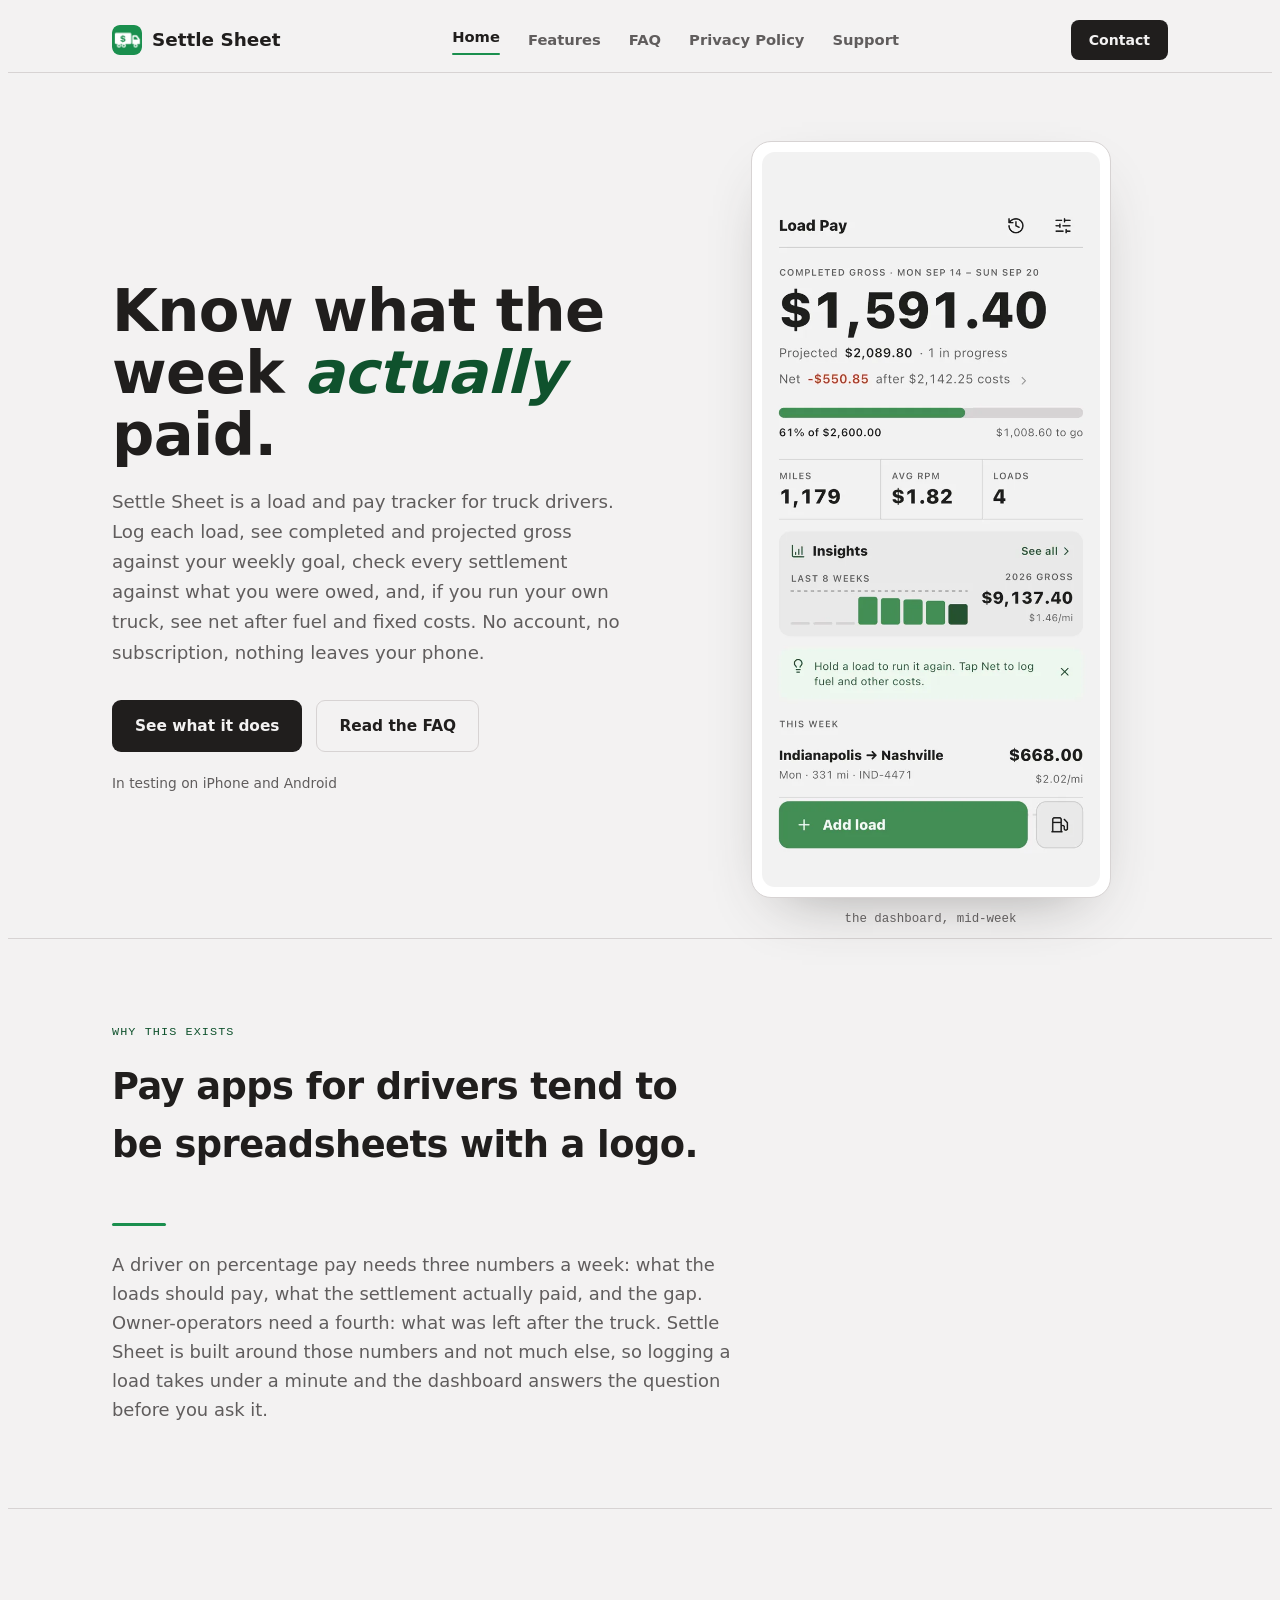
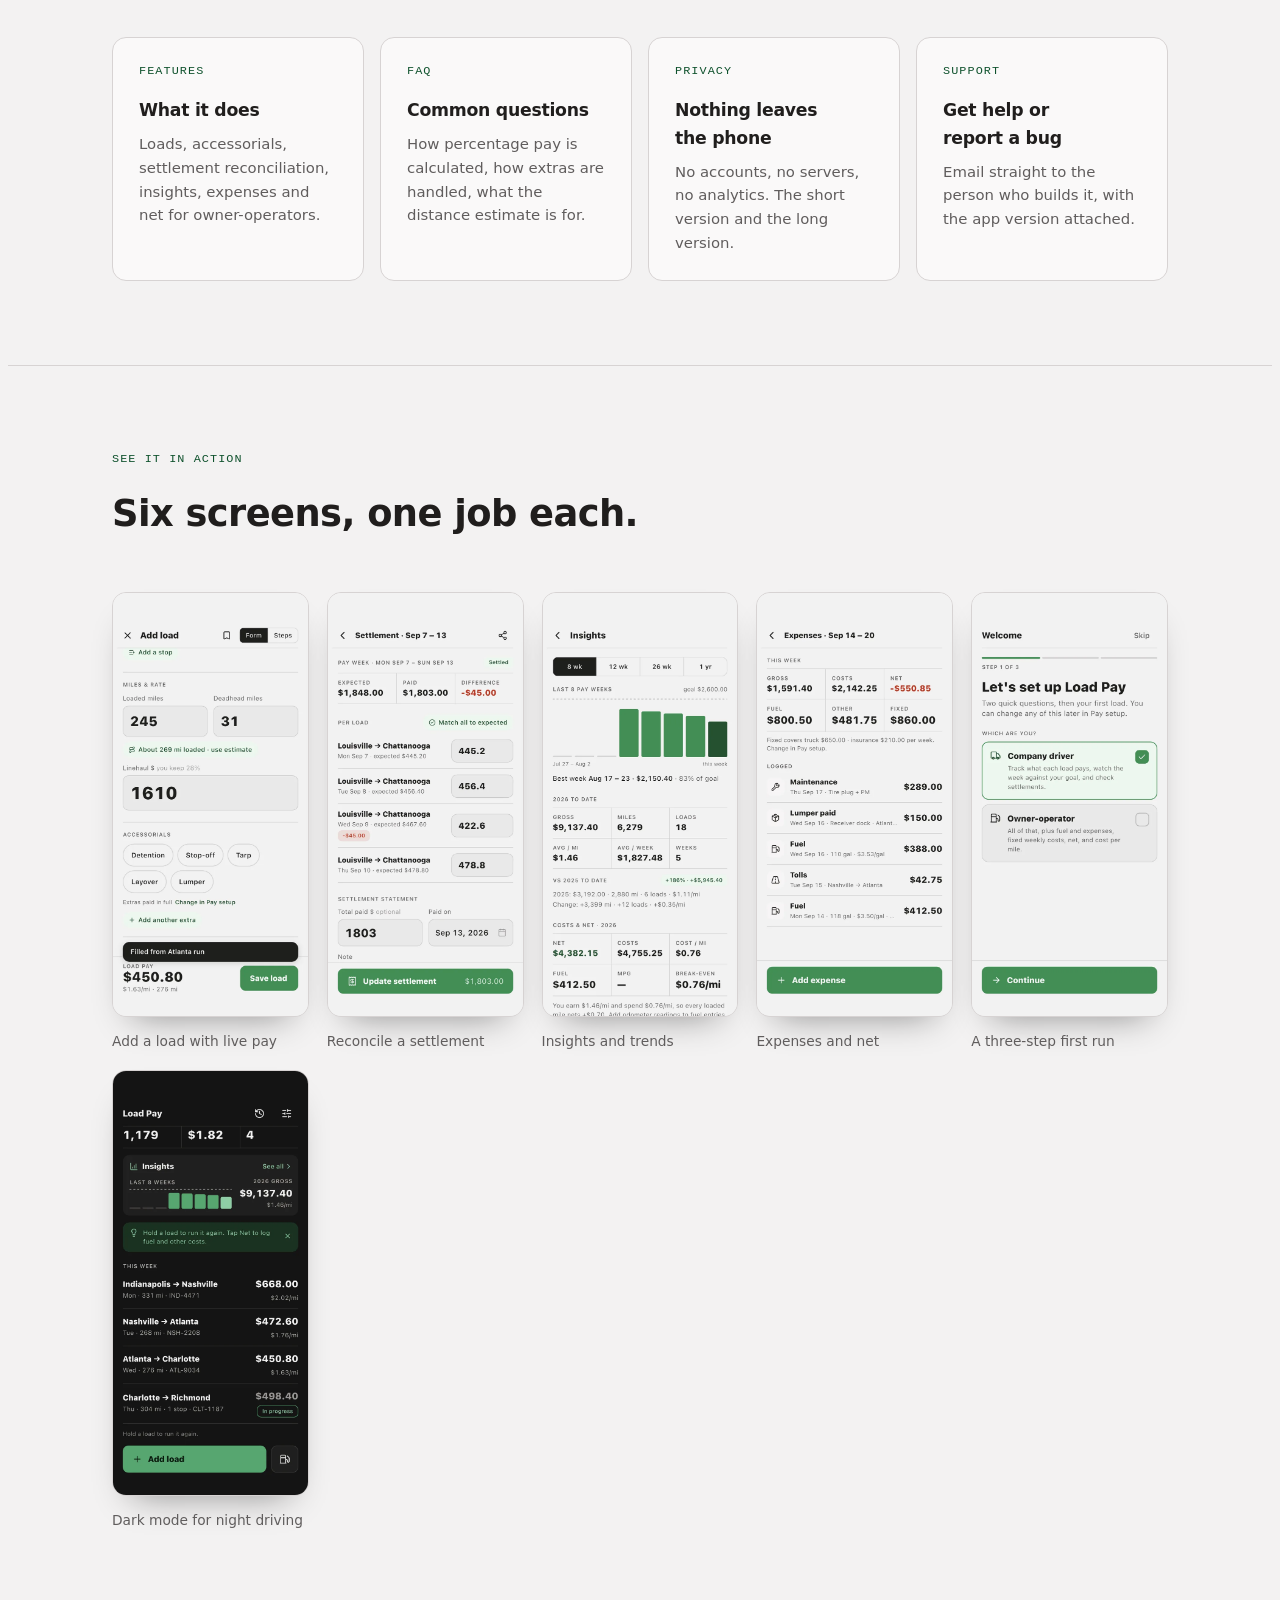
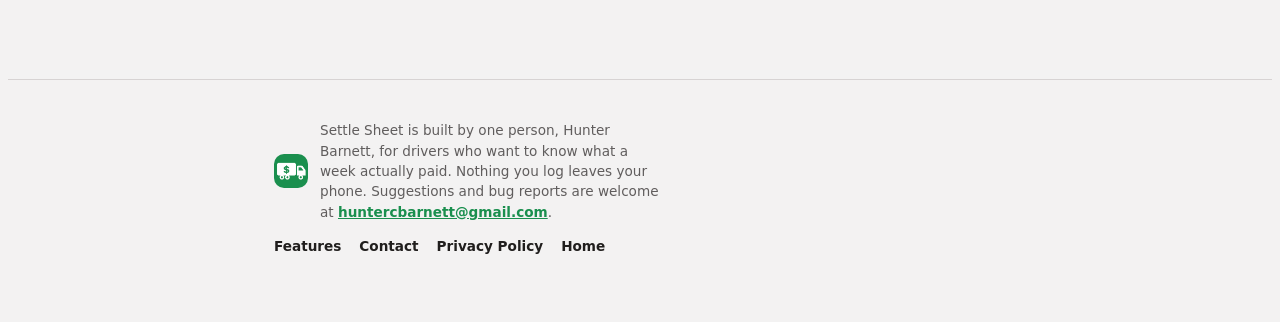
<file: index.html>
<!DOCTYPE html>
<html lang="en">
<head>
<meta charset="UTF-8">
<meta name="viewport" content="width=device-width, initial-scale=1.0">
<title>Settle Sheet — know what the week actually paid</title>
<meta name="description" content="A load and pay tracker for truck drivers: log loads, track the week against your goal, reconcile settlements, and see net after costs. No account, nothing leaves your phone.">
<link rel="icon" href="assets/logo.png">
<link href="assets/style.css" rel="stylesheet">
</head>
<body>

<nav class="nav">
  <div class="wrap nav-inner">
    <a class="brand" href="./">
      <img src="assets/logo.png" alt="" width="30" height="30" style="border-radius:8px">
      <span class="brand-text">Settle Sheet</span>
    </a>
    <div class="nav-links">
      <a href="./" aria-current="page">Home</a>
      <a href="features/">Features</a>
      <a href="faq/">FAQ</a>
      <a href="privacy/">Privacy Policy</a>
      <a href="support/">Support</a>
    </div>
    <div class="nav-right">
      <a class="nav-cta" href="mailto:huntercbarnett@gmail.com">Contact</a>
      <details class="nav-menu">
        <summary aria-label="Menu">
          <span class="burger" aria-hidden="true"></span>
          <span class="burger-label">Menu</span>
        </summary>
        <div class="nav-menu-panel">
          <a href="./" aria-current="page">Home</a>
          <a href="features/">Features</a>
          <a href="faq/">FAQ</a>
          <a href="privacy/">Privacy Policy</a>
          <a href="support/">Support</a>
          <a class="menu-cta" href="mailto:huntercbarnett@gmail.com">Contact</a>
        </div>
      </details>
    </div>
  </div>
</nav>

<header class="hero">
  <div class="wrap hero-grid">
    <div>
      <h1>Know what the<br>week <em>actually</em> paid.</h1>
      <p class="hero-sub">
        Settle Sheet is a load and pay tracker for truck drivers. Log each load, see
        completed and projected gross against your weekly goal, check every
        settlement against what you were owed, and, if you run your own truck,
        see net after fuel and fixed costs. No account, no subscription, nothing
        leaves your phone.
      </p>
      <div class="hero-actions">
        <a class="btn btn-primary" href="features/">See what it does</a>
        <a class="btn btn-ghost" href="faq/">Read the FAQ</a>
      </div>
      <p class="hero-note">In testing on iPhone and Android</p>
    </div>
    <div>
      <div class="board-mock">
        <img src="assets/shot-dashboard.webp" alt="The Settle Sheet dashboard: completed gross for the week, projected total, pace toward the weekly goal, and the week's loads.">
      </div>
      <p class="shot-caption">the dashboard, mid-week</p>
    </div>
  </div>
</header>

<section id="why">
  <div class="wrap">
    <div class="section-head">
      <span class="kicker">Why this exists</span>
      <h2>Pay apps for drivers tend to be spreadsheets with a logo.</h2>
    </div>
    <p class="lede">
      A driver on percentage pay needs three numbers a week: what the loads
      should pay, what the settlement actually paid, and the gap. Owner-operators
      need a fourth: what was left after the truck. Settle Sheet is built around those
      numbers and not much else, so logging a load takes under a minute and the
      dashboard answers the question before you ask it.
    </p>
  </div>
</section>

<section id="quick">
  <div class="wrap">
    <div class="home-grid">
      <a class="home-card" href="features/">
        <span class="kicker">Features</span>
        <h3>What it does</h3>
        <p>Loads, accessorials, settlement reconciliation, insights, expenses and net for owner-operators.</p>
      </a>
      <a class="home-card" href="faq/">
        <span class="kicker">FAQ</span>
        <h3>Common questions</h3>
        <p>How percentage pay is calculated, how extras are handled, what the distance estimate is for.</p>
      </a>
      <a class="home-card" href="privacy/">
        <span class="kicker">Privacy</span>
        <h3>Nothing leaves the phone</h3>
        <p>No accounts, no servers, no analytics. The short version and the long version.</p>
      </a>
      <a class="home-card" href="support/">
        <span class="kicker">Support</span>
        <h3>Get help or report a bug</h3>
        <p>Email straight to the person who builds it, with the app version attached.</p>
      </a>
    </div>
  </div>
</section>

<section id="shots">
  <div class="wrap">
    <div class="section-head">
      <span class="kicker">See it in action</span>
      <h2>Six screens, one job each.</h2>
    </div>
    <div class="shots">
      <figure class="shot"><img src="assets/shot-add.webp" alt="Adding a load: route, miles, linehaul and extras with live pay in the footer."><figcaption>Add a load with live pay</figcaption></figure>
      <figure class="shot"><img src="assets/shot-settlement.webp" alt="Reconciling a pay week: expected versus paid per load with the difference highlighted."><figcaption>Reconcile a settlement</figcaption></figure>
      <figure class="shot"><img src="assets/shot-insights.webp" alt="Insights: weekly trend against goal, year to date, deadhead ratio and top lanes."><figcaption>Insights and trends</figcaption></figure>
      <figure class="shot"><img src="assets/shot-expenses.webp" alt="Weekly expenses for an owner-operator: gross, costs and net, with fuel, tolls and maintenance logged."><figcaption>Expenses and net</figcaption></figure>
      <figure class="shot"><img src="assets/shot-guide.webp" alt="The first-run guide asking whether the driver is a company driver or an owner-operator."><figcaption>A three-step first run</figcaption></figure>
      <figure class="shot"><img src="assets/shot-dark.webp" alt="The dashboard in dark mode."><figcaption>Dark mode for night driving</figcaption></figure>
    </div>
  </div>
</section>

<footer>
  <div class="wrap footer-inner">
    <div class="footer-brand">
      <img src="assets/logo.png" alt="" width="34" height="34" style="border-radius:10px;flex-shrink:0;">
      <p>Settle Sheet is built by one person, Hunter Barnett, for drivers who want to know
      what a week actually paid. Nothing you log leaves your phone. Suggestions and
      bug reports are welcome at <a href="mailto:huntercbarnett@gmail.com">huntercbarnett@gmail.com</a>.</p>
    </div>
    <div class="footer-links">
      <a href="features/">Features</a>
      <a href="mailto:huntercbarnett@gmail.com">Contact</a>
      <a href="privacy/">Privacy Policy</a>
      <a href="./">Home</a>
    </div>
  </div>
</footer>
</body>
</html>
</file>
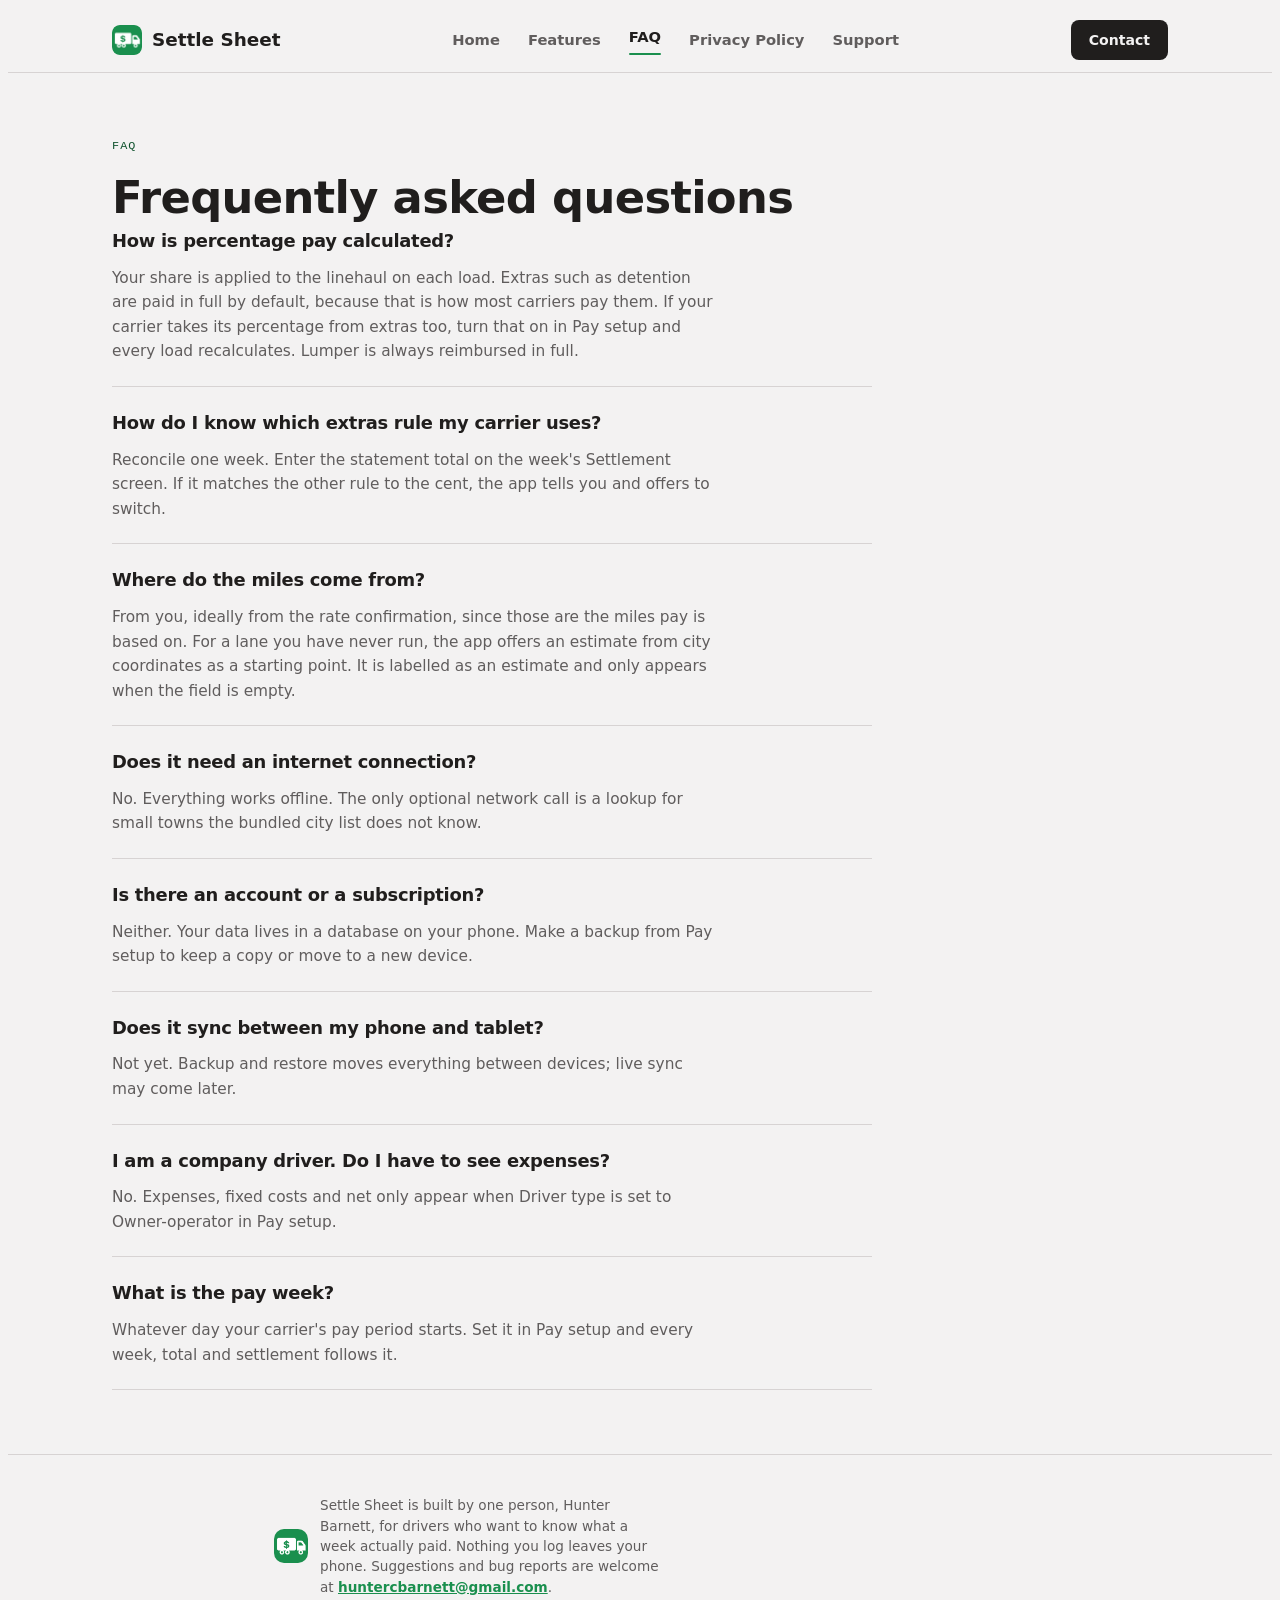
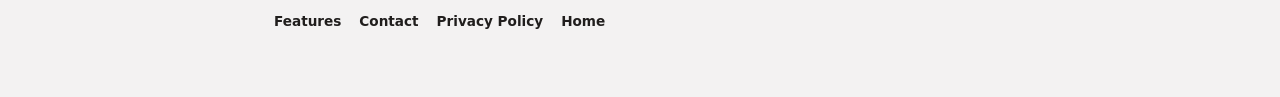
<file: faq/index.html>
<!DOCTYPE html>
<html lang="en">
<head>
<meta charset="UTF-8">
<meta name="viewport" content="width=device-width, initial-scale=1.0">
<title>FAQ — Settle Sheet</title>
<meta name="description" content="Common questions about how Settle Sheet calculates percentage pay, handles extras, estimates miles and stores data.">
<link rel="icon" href="../assets/logo.png">
<link href="../assets/style.css" rel="stylesheet">
</head>
<body>

<nav class="nav">
  <div class="wrap nav-inner">
    <a class="brand" href="../">
      <img src="../assets/logo.png" alt="" width="30" height="30" style="border-radius:8px">
      <span class="brand-text">Settle Sheet</span>
    </a>
    <div class="nav-links">
      <a href="../">Home</a>
      <a href="../features/">Features</a>
      <a href="../faq/" aria-current="page">FAQ</a>
      <a href="../privacy/">Privacy Policy</a>
      <a href="../support/">Support</a>
    </div>
    <div class="nav-right">
      <a class="nav-cta" href="mailto:huntercbarnett@gmail.com">Contact</a>
      <details class="nav-menu">
        <summary aria-label="Menu">
          <span class="burger" aria-hidden="true"></span>
          <span class="burger-label">Menu</span>
        </summary>
        <div class="nav-menu-panel">
          <a href="../">Home</a>
          <a href="../features/">Features</a>
          <a href="../faq/" aria-current="page">FAQ</a>
          <a href="../privacy/">Privacy Policy</a>
          <a href="../support/">Support</a>
          <a class="menu-cta" href="mailto:huntercbarnett@gmail.com">Contact</a>
        </div>
      </details>
    </div>
  </div>
</nav>

<div class="wrap">
  <header class="page-head">
    <span class="kicker">FAQ</span>
    <h1>Frequently asked questions</h1>
  </header>
  <div class="faq">
    <div class="faq-item"><h3 class="faq-q">How is percentage pay calculated?</h3><p class="faq-a">Your share is applied to the linehaul on each load. Extras such as detention are paid in full by default, because that is how most carriers pay them. If your carrier takes its percentage from extras too, turn that on in Pay setup and every load recalculates. Lumper is always reimbursed in full.</p></div>
    <div class="faq-item"><h3 class="faq-q">How do I know which extras rule my carrier uses?</h3><p class="faq-a">Reconcile one week. Enter the statement total on the week's Settlement screen. If it matches the other rule to the cent, the app tells you and offers to switch.</p></div>
    <div class="faq-item"><h3 class="faq-q">Where do the miles come from?</h3><p class="faq-a">From you, ideally from the rate confirmation, since those are the miles pay is based on. For a lane you have never run, the app offers an estimate from city coordinates as a starting point. It is labelled as an estimate and only appears when the field is empty.</p></div>
    <div class="faq-item"><h3 class="faq-q">Does it need an internet connection?</h3><p class="faq-a">No. Everything works offline. The only optional network call is a lookup for small towns the bundled city list does not know.</p></div>
    <div class="faq-item"><h3 class="faq-q">Is there an account or a subscription?</h3><p class="faq-a">Neither. Your data lives in a database on your phone. Make a backup from Pay setup to keep a copy or move to a new device.</p></div>
    <div class="faq-item"><h3 class="faq-q">Does it sync between my phone and tablet?</h3><p class="faq-a">Not yet. Backup and restore moves everything between devices; live sync may come later.</p></div>
    <div class="faq-item"><h3 class="faq-q">I am a company driver. Do I have to see expenses?</h3><p class="faq-a">No. Expenses, fixed costs and net only appear when Driver type is set to Owner-operator in Pay setup.</p></div>
    <div class="faq-item"><h3 class="faq-q">What is the pay week?</h3><p class="faq-a">Whatever day your carrier's pay period starts. Set it in Pay setup and every week, total and settlement follows it.</p></div>
  </div>
</div>

<footer>
  <div class="wrap footer-inner">
    <div class="footer-brand">
      <img src="../assets/logo.png" alt="" width="34" height="34" style="border-radius:10px;flex-shrink:0;">
      <p>Settle Sheet is built by one person, Hunter Barnett, for drivers who want to know
      what a week actually paid. Nothing you log leaves your phone. Suggestions and
      bug reports are welcome at <a href="mailto:huntercbarnett@gmail.com">huntercbarnett@gmail.com</a>.</p>
    </div>
    <div class="footer-links">
      <a href="../features/">Features</a>
      <a href="mailto:huntercbarnett@gmail.com">Contact</a>
      <a href="../privacy/">Privacy Policy</a>
      <a href="../">Home</a>
    </div>
  </div>
</footer>
</body>
</html>
</file>
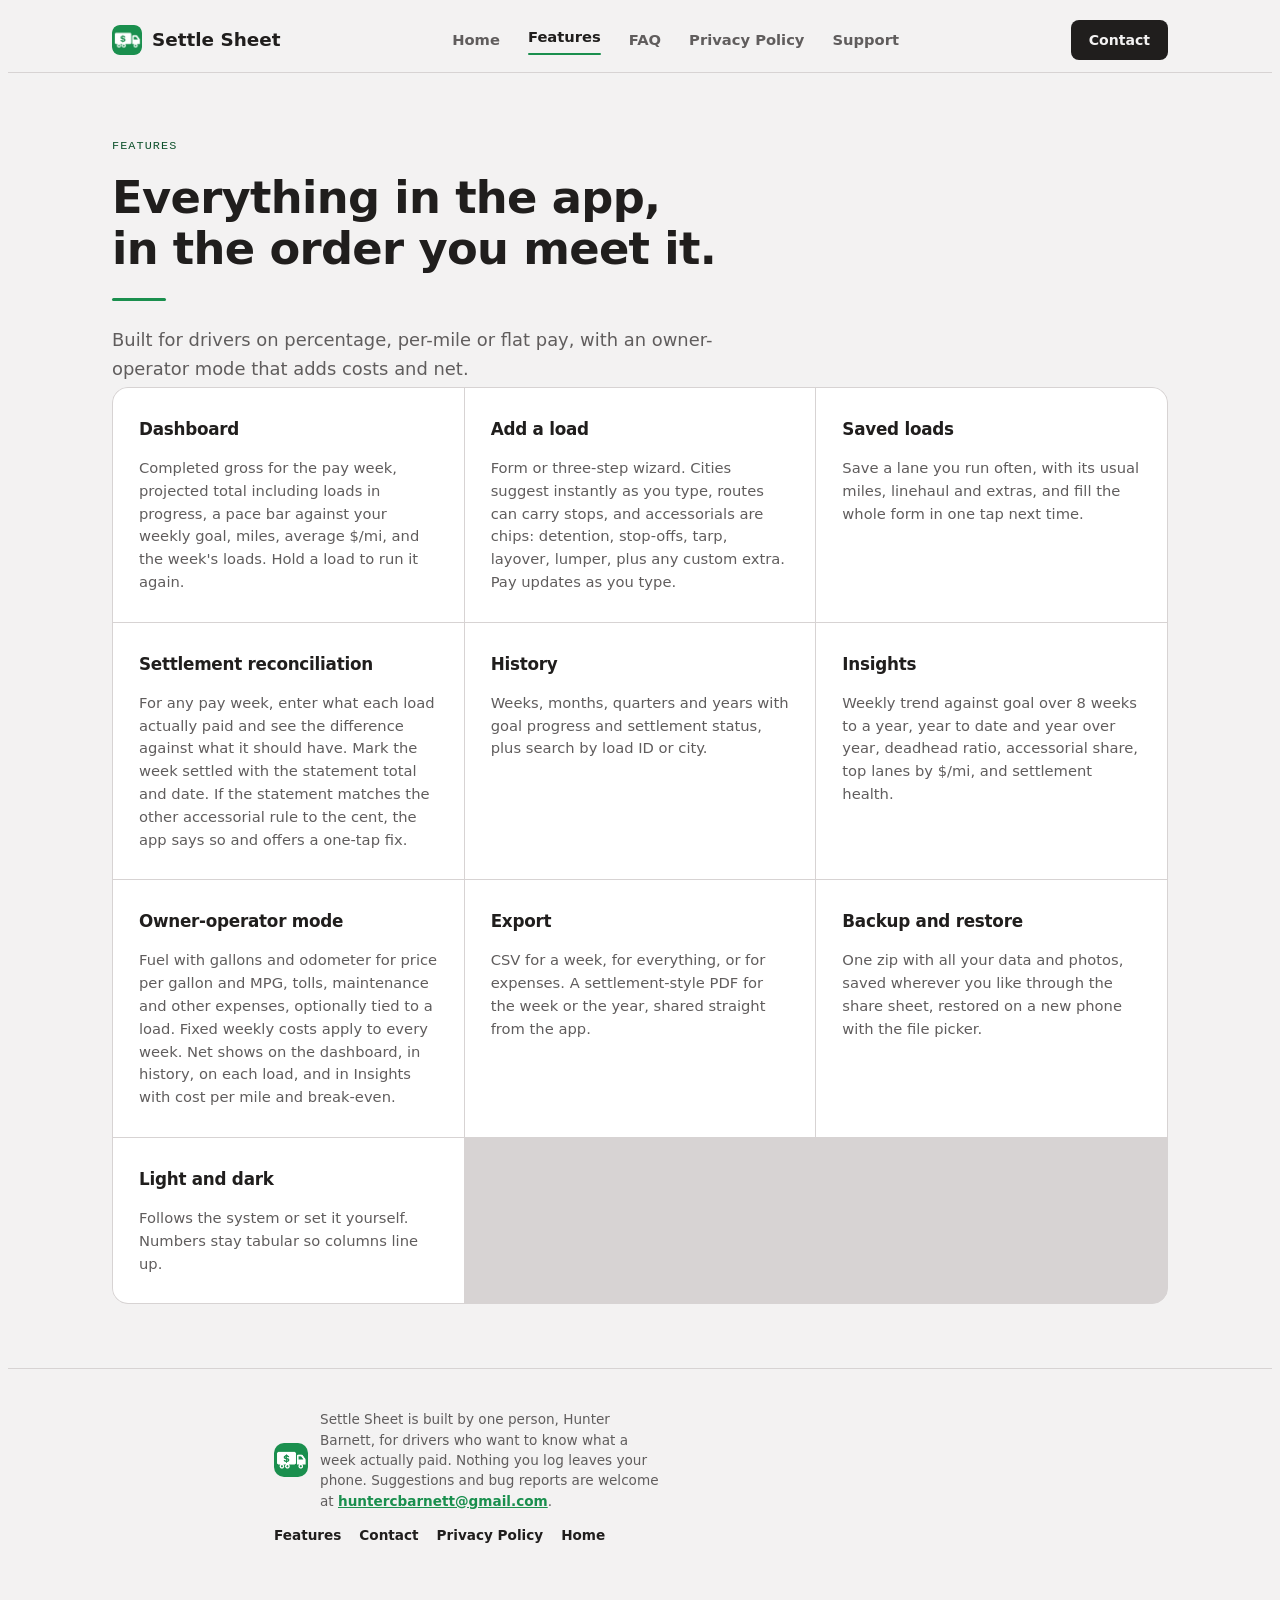
<file: features/index.html>
<!DOCTYPE html>
<html lang="en">
<head>
<meta charset="UTF-8">
<meta name="viewport" content="width=device-width, initial-scale=1.0">
<title>Features — Settle Sheet</title>
<meta name="description" content="What Settle Sheet does: loads, accessorials, settlement reconciliation, insights, owner-operator expenses and net, exports and backups.">
<link rel="icon" href="../assets/logo.png">
<link href="../assets/style.css" rel="stylesheet">
</head>
<body>

<nav class="nav">
  <div class="wrap nav-inner">
    <a class="brand" href="../">
      <img src="../assets/logo.png" alt="" width="30" height="30" style="border-radius:8px">
      <span class="brand-text">Settle Sheet</span>
    </a>
    <div class="nav-links">
      <a href="../">Home</a>
      <a href="../features/" aria-current="page">Features</a>
      <a href="../faq/">FAQ</a>
      <a href="../privacy/">Privacy Policy</a>
      <a href="../support/">Support</a>
    </div>
    <div class="nav-right">
      <a class="nav-cta" href="mailto:huntercbarnett@gmail.com">Contact</a>
      <details class="nav-menu">
        <summary aria-label="Menu">
          <span class="burger" aria-hidden="true"></span>
          <span class="burger-label">Menu</span>
        </summary>
        <div class="nav-menu-panel">
          <a href="../">Home</a>
          <a href="../features/" aria-current="page">Features</a>
          <a href="../faq/">FAQ</a>
          <a href="../privacy/">Privacy Policy</a>
          <a href="../support/">Support</a>
          <a class="menu-cta" href="mailto:huntercbarnett@gmail.com">Contact</a>
        </div>
      </details>
    </div>
  </div>
</nav>

<div class="wrap">
  <header class="page-head">
    <span class="kicker">Features</span>
    <h1>Everything in the app, in the order you meet it.</h1>
    <p class="lede">Built for drivers on percentage, per-mile or flat pay, with an owner-operator mode that adds costs and net.</p>
  </header>

  <div class="feature-grid">
    <div class="feature"><h3>Dashboard</h3><p>Completed gross for the pay week, projected total including loads in progress, a pace bar against your weekly goal, miles, average $/mi, and the week's loads. Hold a load to run it again.</p></div>
    <div class="feature"><h3>Add a load</h3><p>Form or three-step wizard. Cities suggest instantly as you type, routes can carry stops, and accessorials are chips: detention, stop-offs, tarp, layover, lumper, plus any custom extra. Pay updates as you type.</p></div>
    <div class="feature"><h3>Saved loads</h3><p>Save a lane you run often, with its usual miles, linehaul and extras, and fill the whole form in one tap next time.</p></div>
    <div class="feature"><h3>Settlement reconciliation</h3><p>For any pay week, enter what each load actually paid and see the difference against what it should have. Mark the week settled with the statement total and date. If the statement matches the other accessorial rule to the cent, the app says so and offers a one-tap fix.</p></div>
    <div class="feature"><h3>History</h3><p>Weeks, months, quarters and years with goal progress and settlement status, plus search by load ID or city.</p></div>
    <div class="feature"><h3>Insights</h3><p>Weekly trend against goal over 8 weeks to a year, year to date and year over year, deadhead ratio, accessorial share, top lanes by $/mi, and settlement health.</p></div>
    <div class="feature"><h3>Owner-operator mode</h3><p>Fuel with gallons and odometer for price per gallon and MPG, tolls, maintenance and other expenses, optionally tied to a load. Fixed weekly costs apply to every week. Net shows on the dashboard, in history, on each load, and in Insights with cost per mile and break-even.</p></div>
    <div class="feature"><h3>Export</h3><p>CSV for a week, for everything, or for expenses. A settlement-style PDF for the week or the year, shared straight from the app.</p></div>
    <div class="feature"><h3>Backup and restore</h3><p>One zip with all your data and photos, saved wherever you like through the share sheet, restored on a new phone with the file picker.</p></div>
    <div class="feature"><h3>Light and dark</h3><p>Follows the system or set it yourself. Numbers stay tabular so columns line up.</p></div>
  </div>
</div>

<footer>
  <div class="wrap footer-inner">
    <div class="footer-brand">
      <img src="../assets/logo.png" alt="" width="34" height="34" style="border-radius:10px;flex-shrink:0;">
      <p>Settle Sheet is built by one person, Hunter Barnett, for drivers who want to know
      what a week actually paid. Nothing you log leaves your phone. Suggestions and
      bug reports are welcome at <a href="mailto:huntercbarnett@gmail.com">huntercbarnett@gmail.com</a>.</p>
    </div>
    <div class="footer-links">
      <a href="../features/">Features</a>
      <a href="mailto:huntercbarnett@gmail.com">Contact</a>
      <a href="../privacy/">Privacy Policy</a>
      <a href="../">Home</a>
    </div>
  </div>
</footer>
</body>
</html>
</file>
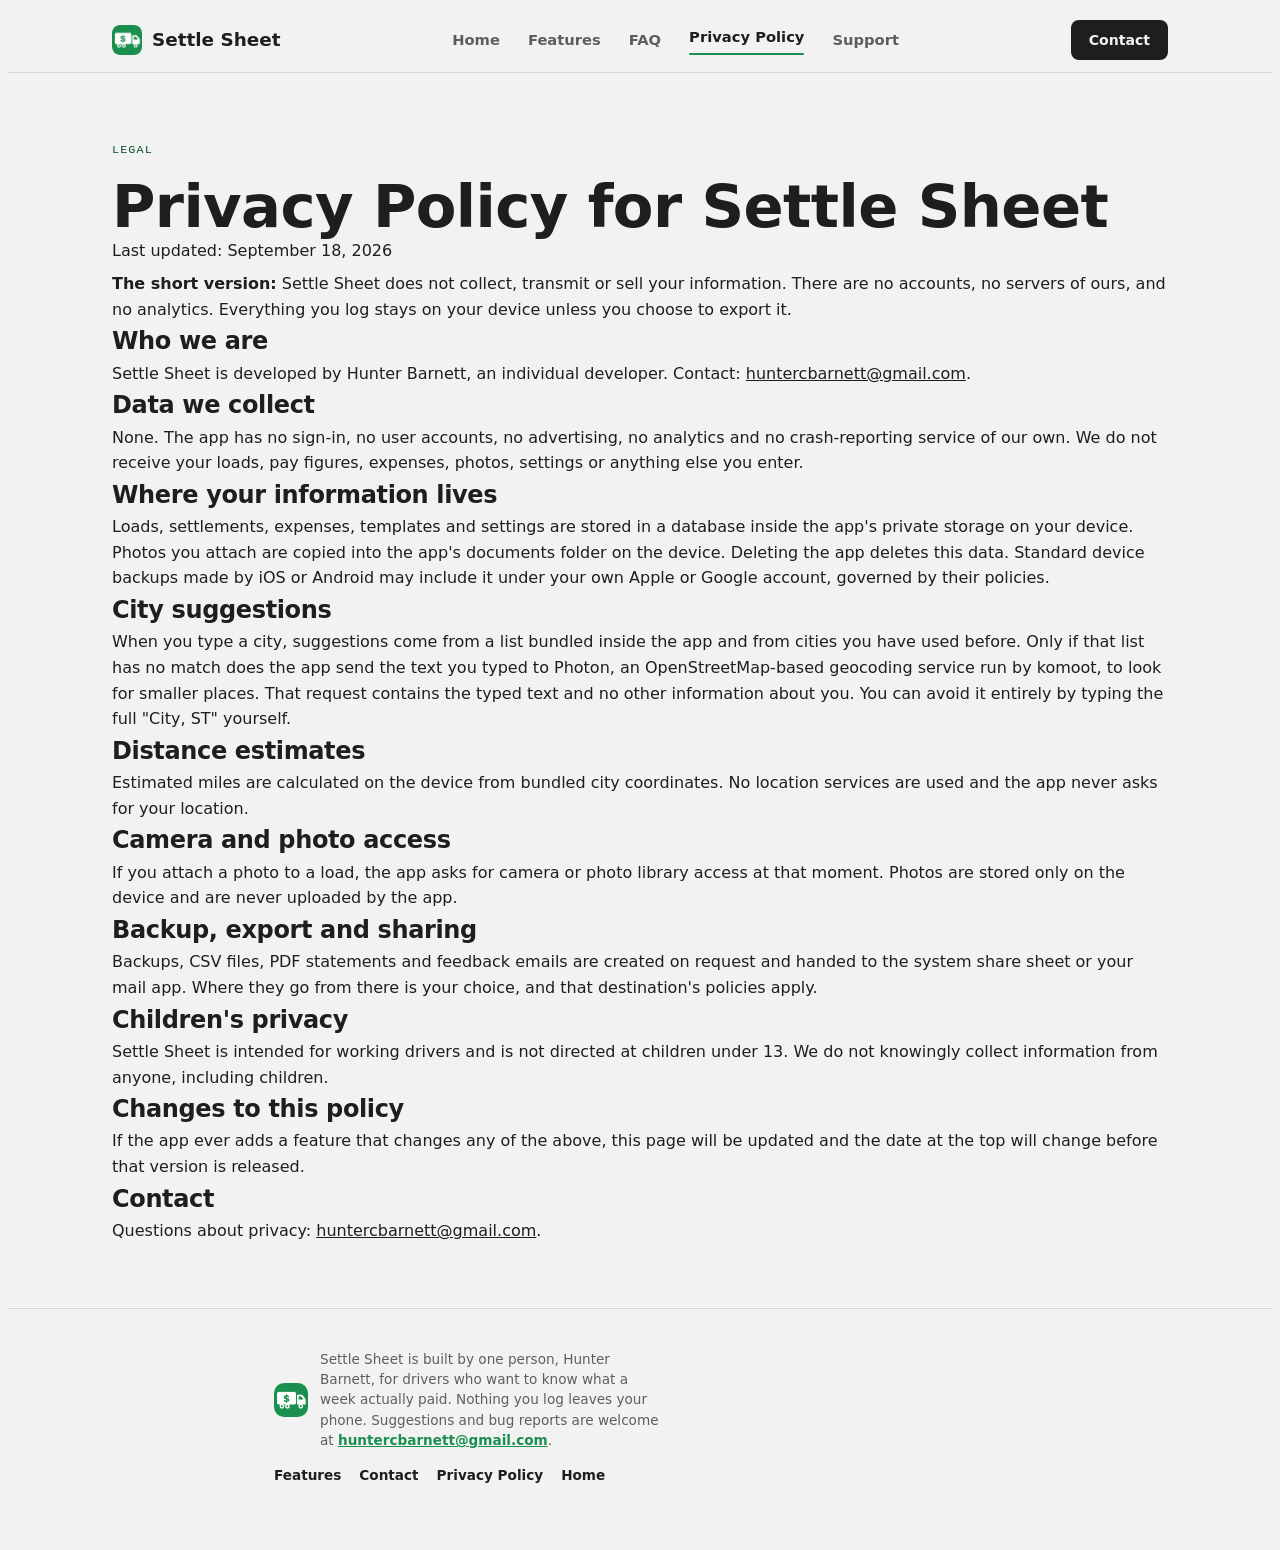
<file: privacy/index.html>
<!DOCTYPE html>
<html lang="en">
<head>
<meta charset="UTF-8">
<meta name="viewport" content="width=device-width, initial-scale=1.0">
<title>Privacy Policy — Settle Sheet</title>
<meta name="description" content="Settle Sheet collects nothing. No accounts, no servers, no analytics. Everything you log stays on your device.">
<link rel="icon" href="../assets/logo.png">
<link href="../assets/style.css" rel="stylesheet">
</head>
<body>

<nav class="nav">
  <div class="wrap nav-inner">
    <a class="brand" href="../">
      <img src="../assets/logo.png" alt="" width="30" height="30" style="border-radius:8px">
      <span class="brand-text">Settle Sheet</span>
    </a>
    <div class="nav-links">
      <a href="../">Home</a>
      <a href="../features/">Features</a>
      <a href="../faq/">FAQ</a>
      <a href="../privacy/" aria-current="page">Privacy Policy</a>
      <a href="../support/">Support</a>
    </div>
    <div class="nav-right">
      <a class="nav-cta" href="mailto:huntercbarnett@gmail.com">Contact</a>
      <details class="nav-menu">
        <summary aria-label="Menu">
          <span class="burger" aria-hidden="true"></span>
          <span class="burger-label">Menu</span>
        </summary>
        <div class="nav-menu-panel">
          <a href="../">Home</a>
          <a href="../features/">Features</a>
          <a href="../faq/">FAQ</a>
          <a href="../privacy/" aria-current="page">Privacy Policy</a>
          <a href="../support/">Support</a>
          <a class="menu-cta" href="mailto:huntercbarnett@gmail.com">Contact</a>
        </div>
      </details>
    </div>
  </div>
</nav>

<div class="wrap">
  <header class="hero">
    <span class="kicker">Legal</span>
    <h1>Privacy Policy for Settle Sheet</h1>
    <p class="updated">Last updated: September 18, 2026</p>
  </header>

  <div class="summary">
    <p><strong>The short version:</strong> Settle Sheet does not collect, transmit or sell your information. There are no accounts, no servers of ours, and no analytics. Everything you log stays on your device unless you choose to export it.</p>
  </div>

  <div class="policy">
    <h2>Who we are</h2>
    <p>Settle Sheet is developed by Hunter Barnett, an individual developer. Contact: <a href="mailto:huntercbarnett@gmail.com">huntercbarnett@gmail.com</a>.</p>

    <h2>Data we collect</h2>
    <p>None. The app has no sign-in, no user accounts, no advertising, no analytics and no crash-reporting service of our own. We do not receive your loads, pay figures, expenses, photos, settings or anything else you enter.</p>

    <h2>Where your information lives</h2>
    <p>Loads, settlements, expenses, templates and settings are stored in a database inside the app's private storage on your device. Photos you attach are copied into the app's documents folder on the device. Deleting the app deletes this data. Standard device backups made by iOS or Android may include it under your own Apple or Google account, governed by their policies.</p>

    <h2>City suggestions</h2>
    <p>When you type a city, suggestions come from a list bundled inside the app and from cities you have used before. Only if that list has no match does the app send the text you typed to Photon, an OpenStreetMap-based geocoding service run by komoot, to look for smaller places. That request contains the typed text and no other information about you. You can avoid it entirely by typing the full "City, ST" yourself.</p>

    <h2>Distance estimates</h2>
    <p>Estimated miles are calculated on the device from bundled city coordinates. No location services are used and the app never asks for your location.</p>

    <h2>Camera and photo access</h2>
    <p>If you attach a photo to a load, the app asks for camera or photo library access at that moment. Photos are stored only on the device and are never uploaded by the app.</p>

    <h2>Backup, export and sharing</h2>
    <p>Backups, CSV files, PDF statements and feedback emails are created on request and handed to the system share sheet or your mail app. Where they go from there is your choice, and that destination's policies apply.</p>

    <h2>Children's privacy</h2>
    <p>Settle Sheet is intended for working drivers and is not directed at children under 13. We do not knowingly collect information from anyone, including children.</p>

    <h2>Changes to this policy</h2>
    <p>If the app ever adds a feature that changes any of the above, this page will be updated and the date at the top will change before that version is released.</p>

    <h2>Contact</h2>
    <p>Questions about privacy: <a href="mailto:huntercbarnett@gmail.com">huntercbarnett@gmail.com</a>.</p>
  </div>
</div>

<footer>
  <div class="wrap footer-inner">
    <div class="footer-brand">
      <img src="../assets/logo.png" alt="" width="34" height="34" style="border-radius:10px;flex-shrink:0;">
      <p>Settle Sheet is built by one person, Hunter Barnett, for drivers who want to know
      what a week actually paid. Nothing you log leaves your phone. Suggestions and
      bug reports are welcome at <a href="mailto:huntercbarnett@gmail.com">huntercbarnett@gmail.com</a>.</p>
    </div>
    <div class="footer-links">
      <a href="../features/">Features</a>
      <a href="mailto:huntercbarnett@gmail.com">Contact</a>
      <a href="../privacy/">Privacy Policy</a>
      <a href="../">Home</a>
    </div>
  </div>
</footer>
</body>
</html>
</file>
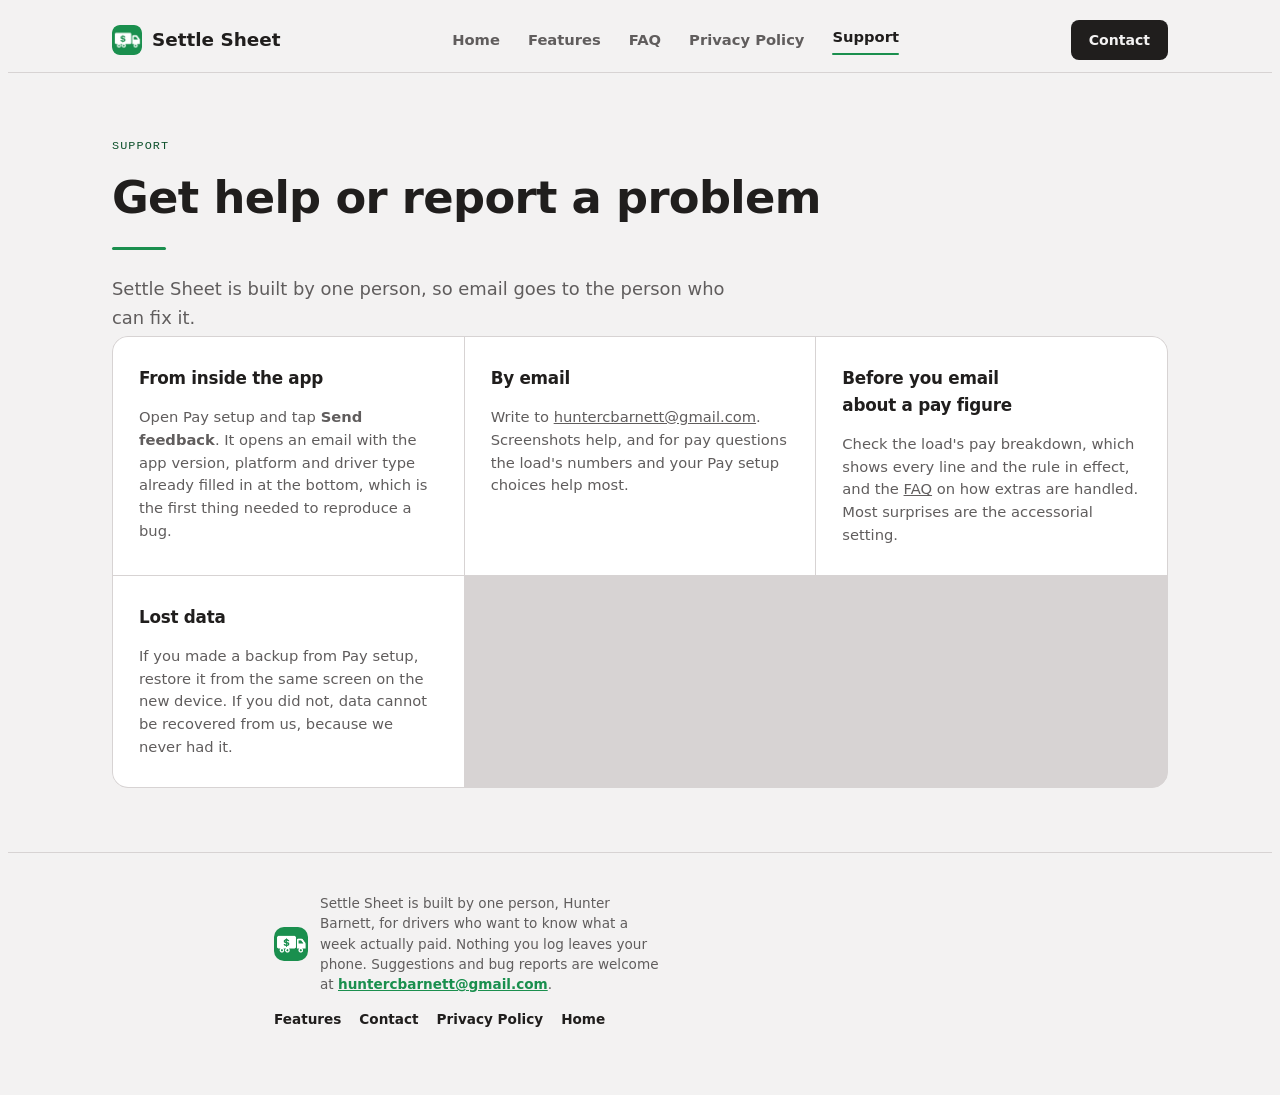
<file: support/index.html>
<!DOCTYPE html>
<html lang="en">
<head>
<meta charset="UTF-8">
<meta name="viewport" content="width=device-width, initial-scale=1.0">
<title>Support — Settle Sheet</title>
<meta name="description" content="How to get help with Settle Sheet or report a bug.">
<link rel="icon" href="../assets/logo.png">
<link href="../assets/style.css" rel="stylesheet">
</head>
<body>

<nav class="nav">
  <div class="wrap nav-inner">
    <a class="brand" href="../">
      <img src="../assets/logo.png" alt="" width="30" height="30" style="border-radius:8px">
      <span class="brand-text">Settle Sheet</span>
    </a>
    <div class="nav-links">
      <a href="../">Home</a>
      <a href="../features/">Features</a>
      <a href="../faq/">FAQ</a>
      <a href="../privacy/">Privacy Policy</a>
      <a href="../support/" aria-current="page">Support</a>
    </div>
    <div class="nav-right">
      <a class="nav-cta" href="mailto:huntercbarnett@gmail.com">Contact</a>
      <details class="nav-menu">
        <summary aria-label="Menu">
          <span class="burger" aria-hidden="true"></span>
          <span class="burger-label">Menu</span>
        </summary>
        <div class="nav-menu-panel">
          <a href="../">Home</a>
          <a href="../features/">Features</a>
          <a href="../faq/">FAQ</a>
          <a href="../privacy/">Privacy Policy</a>
          <a href="../support/" aria-current="page">Support</a>
          <a class="menu-cta" href="mailto:huntercbarnett@gmail.com">Contact</a>
        </div>
      </details>
    </div>
  </div>
</nav>

<div class="wrap">
  <header class="page-head">
    <span class="kicker">Support</span>
    <h1>Get help or report a problem</h1>
    <p class="lede">Settle Sheet is built by one person, so email goes to the person who can fix it.</p>
  </header>

  <div class="feature-grid">
    <div class="feature"><h3>From inside the app</h3><p>Open Pay setup and tap <strong>Send feedback</strong>. It opens an email with the app version, platform and driver type already filled in at the bottom, which is the first thing needed to reproduce a bug.</p></div>
    <div class="feature"><h3>By email</h3><p>Write to <a href="mailto:huntercbarnett@gmail.com">huntercbarnett@gmail.com</a>. Screenshots help, and for pay questions the load's numbers and your Pay setup choices help most.</p></div>
    <div class="feature"><h3>Before you email about a pay figure</h3><p>Check the load's pay breakdown, which shows every line and the rule in effect, and the <a href="../faq/">FAQ</a> on how extras are handled. Most surprises are the accessorial setting.</p></div>
    <div class="feature"><h3>Lost data</h3><p>If you made a backup from Pay setup, restore it from the same screen on the new device. If you did not, data cannot be recovered from us, because we never had it.</p></div>
  </div>
</div>

<footer>
  <div class="wrap footer-inner">
    <div class="footer-brand">
      <img src="../assets/logo.png" alt="" width="34" height="34" style="border-radius:10px;flex-shrink:0;">
      <p>Settle Sheet is built by one person, Hunter Barnett, for drivers who want to know
      what a week actually paid. Nothing you log leaves your phone. Suggestions and
      bug reports are welcome at <a href="mailto:huntercbarnett@gmail.com">huntercbarnett@gmail.com</a>.</p>
    </div>
    <div class="footer-links">
      <a href="../features/">Features</a>
      <a href="mailto:huntercbarnett@gmail.com">Contact</a>
      <a href="../privacy/">Privacy Policy</a>
      <a href="../">Home</a>
    </div>
  </div>
</footer>
</body>
</html>
</file>
<file: assets/style.css>
:root {
    --paper: #F3F2F2;
    --paper-raised: #FAF9F9;
    --ink: #201E1D;
    --ink-soft: #605D5D;
    --accent: #1A8F4E;
    --accent-text: #0F522D;
    --accent-ink: #F7F7F7;
    --teal: #1A8F4E;
    --teal-soft: #EBF7EF;
    --line: #D7D3D3;
    --line-soft: #EAE7E7;
    --card: #FFFFFF;
    --shadow: 20 6% 20%;

    --font-display: -apple-system, "SF Pro Display", "Segoe UI", system-ui, sans-serif;
    --font-body: -apple-system, "SF Pro Text", "Segoe UI", system-ui, sans-serif;
    --font-mono: "SF Mono", Menlo, Consolas, monospace;
  }

  @media (prefers-color-scheme: dark) {
    :root:not([data-theme="light"]) {
      --paper: #151413;
      --paper-raised: #1E1C1B;
      --ink: #F3F2F2;
      --ink-soft: #B6B1B0;
      --accent: #2FA86A;
      --accent-text: #7BD0A2;
      --accent-ink: #07160D;
      --teal: #2FA86A;
      --teal-soft: #12331F;
      --line: #433E3D;
      --line-soft: #2A2726;
      --card: #211F1E;
      --shadow: 20 6% 2%;
    }
  }
  :root[data-theme="dark"] {
    --paper: #151413;
    --paper-raised: #1E1C1B;
    --ink: #F3F2F2;
    --ink-soft: #B6B1B0;
    --accent: #2FA86A;
    --accent-text: #7BD0A2;
    --accent-ink: #07160D;
    --teal: #2FA86A;
    --teal-soft: #12331F;
    --line: #433E3D;
    --line-soft: #2A2726;
    --card: #211F1E;
    --shadow: 20 6% 2%;
  }

  * { box-sizing: border-box; }
  body {
    background: var(--paper);
    color: var(--ink);
    font-family: var(--font-body);
    font-size: 16px;
    line-height: 1.6;
    -webkit-font-smoothing: antialiased;
  }
  h1, h2, h3, h4 { font-family: var(--font-display); font-weight: 800; letter-spacing: -0.015em; text-wrap: balance; margin: 0; color: var(--ink); }
  p { margin: 0; }
  a { color: inherit; }
  ::selection { background: var(--accent); color: var(--accent-ink); }
  :focus-visible { outline: 2px solid var(--teal); outline-offset: 3px; border-radius: 4px; }

  .wrap { max-width: 1120px; margin: 0 auto; padding: 0 32px; }
  @media (max-width: 640px) { .wrap { padding: 0 20px; } }

  /* ---------- Nav ---------- */
  .nav {
    position: sticky; top: 0; z-index: 40;
    background: color-mix(in srgb, var(--paper) 88%, transparent);
    backdrop-filter: blur(10px);
    border-bottom: 1px solid var(--line);
  }
  .nav-inner {
    display: flex; align-items: center; justify-content: space-between;
    height: 64px;
    /* A real gap, so the links and the Contact button can never end up
       touching — which is how they came to overlap on a tablet. */
    gap: 20px;
  }
  .brand { flex-shrink: 0; display: flex; align-items: center; gap: 10px; font-family: var(--font-display); font-weight: 600; font-size: 1.15rem; text-decoration: none; }
  .brand-mark {
    width: 30px; height: 30px; border-radius: 9px;
    background: var(--accent); color: var(--accent-ink);
    display: flex; align-items: center; justify-content: center;
    font-family: var(--font-mono); font-weight: 500; font-size: 0.8rem;
    flex-shrink: 0;
  }
  /* The gap shrinks with the viewport rather than holding 28px until the
     whole row stops fitting. The six links plus the brand and the button
     needed 784px, but the links only hid below 760px — so between those
     two numbers the row overflowed and the Contact button sat on top of
     the last link. Reported on an Android tablet, where the fallback font
     renders wider than it does here and the squeeze starts sooner. */
  .nav-links {
    display: flex; align-items: center; font-weight: 600;
    gap: clamp(14px, 2.2vw, 28px); font-size: 0.92rem;
    min-width: 0;
  }
  .nav-links a { text-decoration: none; color: var(--ink-soft); transition: color .15s; }
  .nav-links a:hover { color: var(--ink); }
  /* The nav mixes two kinds of link: five that scroll this page, two that
     leave it. Styled identically they read as one list and the jump to a
     different page comes as a surprise, so the two groups are separated
     and the ones that navigate carry a mark. */
  .nav-divider {
    width: 1px; height: 18px; background: var(--line); flex-shrink: 0;
  }
  .nav-away::after {
    content: "↗"; font-size: 0.78em; margin-left: 3px;
    vertical-align: 1px; opacity: 0.65;
  }

  .menu-heading {
    font-family: var(--font-mono); font-size: 0.66rem; font-weight: 500;
    text-transform: uppercase; letter-spacing: 0.08em;
    color: var(--ink-soft); padding: 10px 14px 4px;
  }
  .nav-menu-panel .menu-heading:first-child { padding-top: 4px; }
  .nav-cta {
    background: var(--ink); color: var(--paper);
    padding: 9px 18px; border-radius: 8px; text-decoration: none;
    font-size: 0.88rem; font-weight: 700;
    /* Neither of these may be squashed to make room: a half-width
       Contact button is what overlapping looks like from the other side. */
    flex-shrink: 0; white-space: nowrap;
  }
  /* Hidden well before the row actually runs out of room, so a device
     whose fonts render a little wider still has slack. Raised from 900
     when a seventh link was added — the number has to move with the
     content, which is the trap the original 760 fell into.
     Below this the menu button takes over: hiding the links without
     replacing them left About and the Privacy Policy reachable only from
     the footer, which is not navigation. */
  @media (max-width: 1000px) { .nav-links { display: none; } }

  .nav-right { display: flex; align-items: center; gap: 10px; flex-shrink: 0; }

  /* A native <details>, so the menu opens with no JavaScript at all. The
     small script at the end of the page only closes it after a tap. */
  .nav-menu { position: relative; display: none; }
  /* Wherever the menu exists, it holds everything — including Contact.
     One place to look beats a button in the row and a list beside it. */
  @media (max-width: 1000px) {
    .nav-menu { display: block; }
    .nav-cta { display: none; }
  }

  .nav-menu > summary {
    list-style: none; cursor: pointer; user-select: none;
    display: flex; align-items: center; gap: 8px;
    padding: 8px 14px 8px 12px; border-radius: 8px;
    border: 1px solid var(--line); background: var(--paper-raised);
    font-size: 0.86rem; font-weight: 700; color: var(--ink);
  }
  .nav-menu > summary::-webkit-details-marker { display: none; }
  .nav-menu > summary:hover { border-color: var(--accent); }

  /* Three bars drawn from one element, so there is no icon to load. */
  .burger {
    width: 16px; height: 2px; border-radius: 2px; background: currentColor;
    position: relative; display: block; flex-shrink: 0;
  }
  .burger::before, .burger::after {
    content: ""; position: absolute; left: 0; width: 16px; height: 2px;
    border-radius: 2px; background: currentColor;
  }
  .burger::before { top: -5px; }
  .burger::after { top: 5px; }
  .nav-menu[open] .burger { background: transparent; }
  .nav-menu[open] .burger::before { top: 0; transform: rotate(45deg); }
  .nav-menu[open] .burger::after { top: 0; transform: rotate(-45deg); }

  .nav-menu-panel {
    position: absolute; right: 0; top: calc(100% + 10px);
    min-width: 208px; padding: 8px;
    display: flex; flex-direction: column;
    background: var(--card); border: 1px solid var(--line);
    border-radius: 12px; box-shadow: 0 14px 34px -12px rgba(0,0,0,0.3);
  }
  .nav-menu-panel a {
    padding: 11px 14px; border-radius: 8px; text-decoration: none;
    font-size: 0.95rem; font-weight: 600; color: var(--ink);
  }
  .nav-menu-panel a:hover { background: var(--line-soft); }
  /* The one action in a list of destinations, so it is set apart. */
  .menu-cta {
    margin-top: 6px; padding-top: 14px;
    border-top: 1px solid var(--line); border-radius: 0 0 8px 8px;
    color: var(--accent-text);
  }

  @media (max-width: 400px) { .burger-label { display: none; } }

  /* The wordmark stays: with Contact in the menu the row is only the
     brand and the menu button, which fits a 320 phone with room to
     spare. It was hidden while all three had to share 375px. */

  /* ---------- Hero ---------- */
  .hero { padding: 76px 0 64px; }
  .hero-grid { display: grid; grid-template-columns: 1.05fr 0.95fr; gap: 56px; align-items: center; }
  @media (max-width: 900px) { .hero-grid { grid-template-columns: 1fr; gap: 44px; } }

  .hero h1 {
    margin-top: 4px;
    font-size: clamp(2.6rem, 5vw, 3.7rem);
    font-weight: 600; line-height: 1.04; letter-spacing: -0.01em;
  }
  .hero h1 em { font-style: italic; color: var(--accent-text); }
  .hero-sub {
    margin-top: 22px; font-size: 1.14rem; color: var(--ink-soft);
    max-width: 46ch; line-height: 1.65;
  }
  .hero-actions { display: flex; flex-wrap: wrap; gap: 14px; margin-top: 32px; }
  .btn {
    display: inline-flex; align-items: center; gap: 9px;
    padding: 13px 22px; border-radius: 9px; font-weight: 700; font-size: 0.96rem;
    text-decoration: none; border: 1px solid transparent; cursor: pointer;
    transition: transform .15s, box-shadow .15s;
  }
  .btn:hover { transform: translateY(-1px); }
  .btn-primary { background: var(--ink); color: var(--paper); }
  .btn-primary:hover { box-shadow: 0 8px 20px -8px hsl(var(--shadow) / 0.5); }
  .btn-ghost { background: transparent; border-color: var(--line); color: var(--ink); }
  .btn-ghost:hover { border-color: var(--ink-soft); }

  .hero-note { margin-top: 20px; font-size: 0.86rem; color: var(--ink-soft); display: flex; align-items: center; gap: 8px; }

  /* ---------- Hero screenshot ---------- */
  .board-mock {
    background: var(--card); border: 1px solid var(--line);
    border-radius: 20px; padding: 10px;
    box-shadow: 0 24px 60px -30px hsl(var(--shadow) / 0.45);
    max-width: 360px; margin: 0 auto;
  }
  .board-mock img {
    display: block; width: 100%; border-radius: 13px;
    /* The real screenshot is a light UI regardless of site theme — same
       reasoning as the app itself, which has no dark mode of its own. */
  }
  .shot-caption {
    text-align: center; font-size: 0.78rem; color: var(--ink-soft);
    margin-top: 12px; font-family: var(--font-mono);
  }

  /* ---------- Gallery ---------- */
  .gallery { display: grid; grid-template-columns: 1fr 1fr; gap: 40px; align-items: start; }
  @media (max-width: 760px) { .gallery { grid-template-columns: 1fr; } }
  .gallery-shot {
    background: var(--card); border: 1px solid var(--line); border-radius: 18px;
    padding: 10px; box-shadow: 0 20px 45px -28px hsl(var(--shadow) / 0.4);
  }
  .gallery-shot img { display: block; width: 100%; border-radius: 11px; }
  .gallery-text h3 { font-size: 1.2rem; font-weight: 700; font-family: var(--font-body); margin-bottom: 10px; }
  .gallery-text p { color: var(--ink-soft); font-size: 0.96rem; line-height: 1.6; }
  .gallery-col { display: flex; flex-direction: column; gap: 18px; }
  @media (max-width: 760px) { .gallery-col { order: -1; } }

  /* ---------- Section shell ---------- */
  section { padding: 84px 0; border-top: 1px solid var(--line); }
  .section-head { max-width: 640px; margin-bottom: 48px; }
  .kicker {
    font-family: var(--font-mono); font-size: 0.74rem; font-weight: 500;
    text-transform: uppercase; letter-spacing: 0.09em; color: var(--accent-text); margin-bottom: 12px; display: block;
  }
  .section-head h2 { font-size: clamp(1.7rem, 3vw, 2.3rem); font-weight: 600; }
  .section-head p { margin-top: 14px; font-size: 1.05rem; color: var(--ink-soft); }

  /* ---------- Feature grid ---------- */
  .feature-grid { display: grid; grid-template-columns: repeat(3, 1fr); gap: 1px; background: var(--line); border: 1px solid var(--line); border-radius: 16px; overflow: hidden; }
  @media (max-width: 860px) { .feature-grid { grid-template-columns: repeat(2, 1fr); } }
  @media (max-width: 560px) { .feature-grid { grid-template-columns: 1fr; } }
  .feature {
    background: var(--card); padding: 28px 26px; display: flex; flex-direction: column; gap: 14px;
  }
  .feature .icon {
    width: 38px; height: 38px; border-radius: 10px; background: var(--line-soft);
    display: flex; align-items: center; justify-content: center; color: var(--teal);
  }
  .feature h3 { font-size: 1.05rem; font-weight: 700; font-family: var(--font-body); }
  .feature p { font-size: 0.92rem; color: var(--ink-soft); line-height: 1.55; }
  .feature .tag {
    font-family: var(--font-mono); font-size: 0.7rem; color: var(--ink-soft);
    background: var(--paper-raised); border: 1px solid var(--line); padding: 2px 8px;
    border-radius: 100px; align-self: flex-start; margin-top: -2px;
  }

  /* ---------- Stats ---------- */
  .stats { display: grid; grid-template-columns: repeat(3, 1fr); gap: 28px; }
  @media (max-width: 760px) { .stats { grid-template-columns: 1fr; } }
  .stat .num { font-family: var(--font-display); font-size: 2.6rem; font-weight: 600; color: var(--ink); font-variant-numeric: tabular-nums; }
  .stat .num span { color: var(--accent-text); }
  .stat .label { margin-top: 6px; font-size: 0.9rem; color: var(--ink-soft); max-width: 24ch; }

  .quote-block {
    margin-top: 56px; padding: 32px 36px; background: var(--paper-raised);
    border-left: 3px solid var(--accent); border-radius: 4px 14px 14px 4px;
  }
  .quote-block p { font-family: var(--font-display); font-size: 1.28rem; font-style: italic; line-height: 1.5; color: var(--ink); }
  .quote-block cite { display: block; margin-top: 14px; font-family: var(--font-body); font-style: normal; font-size: 0.86rem; color: var(--ink-soft); font-weight: 600; }

  /* ---------- Docs ---------- */
  #docs { padding-top: 84px; }
  .docs-layout { display: grid; grid-template-columns: 220px 1fr; gap: 56px; align-items: start; }
  @media (max-width: 860px) { .docs-layout { grid-template-columns: 1fr; } }

  .docs-nav { position: sticky; top: 84px; display: flex; flex-direction: column; gap: 2px; }
  @media (max-width: 860px) { .docs-nav { position: static; flex-direction: row; flex-wrap: wrap; margin-bottom: 8px; } }
  .docs-nav-group { margin-bottom: 18px; }
  .docs-nav-title { font-family: var(--font-mono); font-size: 0.68rem; text-transform: uppercase; letter-spacing: 0.08em; color: var(--ink-soft); margin-bottom: 8px; display: block; }
  .docs-nav a {
    display: block; padding: 6px 10px; margin-left: -10px; border-radius: 7px;
    font-size: 0.89rem; color: var(--ink-soft); text-decoration: none; font-weight: 600;
  }
  .docs-nav a:hover { background: var(--line-soft); color: var(--ink); }

  .doc-section { margin-bottom: 52px; scroll-margin-top: 84px; }
  .doc-section h3 {
    font-size: 1.28rem; font-weight: 600; padding-bottom: 14px; margin-bottom: 20px;
    border-bottom: 1px solid var(--line); display: flex; align-items: center; gap: 12px;
  }
  .doc-num {
    font-family: var(--font-mono); font-size: 0.78rem; color: var(--teal);
    background: var(--teal-soft); width: 26px; height: 26px; border-radius: 7px;
    display: flex; align-items: center; justify-content: center; flex-shrink: 0;
  }
  .doc-section p { color: var(--ink-soft); margin-bottom: 14px; max-width: 68ch; }
  .doc-section p:last-child { margin-bottom: 0; }
  .doc-section strong { color: var(--ink); font-weight: 700; }
  .doc-section ul, .doc-section ol { margin: 0 0 14px; padding-left: 22px; color: var(--ink-soft); max-width: 66ch; }
  .doc-section li { margin-bottom: 8px; line-height: 1.55; }
  .doc-section li::marker { color: var(--teal); font-weight: 700; }
  .setting {
    font-family: var(--font-mono); font-size: 0.82rem; color: var(--ink);
    background: var(--paper-raised); border: 1px solid var(--line);
    padding: 1px 7px; border-radius: 5px; white-space: nowrap;
  }
  .callout {
    background: var(--paper-raised); border: 1px solid var(--line); border-radius: 10px;
    padding: 16px 18px; margin: 18px 0; font-size: 0.92rem; color: var(--ink-soft);
    display: flex; gap: 12px;
  }
  .callout .mark { color: var(--accent-text); font-weight: 700; flex-shrink: 0; font-family: var(--font-mono); }
  .callout.privacy { border-color: color-mix(in srgb, var(--teal) 40%, var(--line)); }
  .callout.privacy .mark { color: var(--teal); }

  /* ---------- FAQ ---------- */
  .faq { max-width: 760px; }
  .faq-item { border-bottom: 1px solid var(--line); padding: 22px 0; }
  .faq-item:first-child { padding-top: 0; }
  .faq-q { font-family: var(--font-display); font-size: 1.12rem; font-weight: 600; margin-bottom: 10px; }
  .faq-a { color: var(--ink-soft); font-size: 0.96rem; max-width: 62ch; }

  /* ---------- Footer ---------- */
  footer { padding: 48px 0 60px; }
  .footer-inner { display: flex; justify-content: space-between; align-items: flex-end; flex-wrap: wrap; gap: 20px; }
  .footer-brand { display: flex; align-items: center; gap: 14px; }
  .footer-inner p { font-size: 0.85rem; color: var(--ink-soft); max-width: 40ch; line-height: 1.6; }
  .footer-links { display: flex; gap: 20px; font-size: 0.86rem; font-weight: 700; }
  .footer-links a { text-decoration: none; color: var(--ink); }
  .footer-links a:hover { color: var(--teal); }

  /* ---------- About teaser ---------- */
  #about-teaser { border-top: 1px solid var(--line); }
  .about-teaser-card {
    display: flex; align-items: center; justify-content: space-between;
    gap: 32px; flex-wrap: wrap;
    background: var(--paper-raised); border: 1px solid var(--line);
    border-left: 3px solid var(--accent);
    border-radius: 16px; padding: 32px 34px;
  }
  .about-teaser-card h2 { font-size: 1.5rem; font-weight: 600; }
  .about-teaser-card p {
    margin-top: 12px; color: var(--ink-soft); max-width: 58ch;
    font-size: 0.98rem;
  }
  .about-teaser-card .btn { flex-shrink: 0; }

  /* ---------- Support ---------- */
  .support-grid { display: flex; flex-wrap: wrap; gap: 16px; }
  .support-card {
    display: flex; align-items: center; gap: 14px; min-width: 236px;
    background: var(--card); border: 1px solid var(--line); border-radius: 12px;
    padding: 15px 20px; text-decoration: none; color: var(--ink);
    transition: border-color .15s, transform .15s;
  }
  .support-card:hover { border-color: var(--accent); transform: translateY(-2px); }
  .support-card:focus-visible { outline: 2px solid var(--accent); outline-offset: 3px; }
  .support-mark {
    width: 40px; height: 40px; border-radius: 11px; flex-shrink: 0;
    display: grid; place-items: center;
    font-family: var(--font-display); font-weight: 700; font-size: 1.15rem;
    background: var(--accent); color: var(--accent-ink);
  }
  .support-mark.cash { background: var(--teal); color: var(--paper-raised); }
  .support-name { font-weight: 700; font-size: 0.95rem; display: block; }
  .support-handle { font-family: var(--font-mono); font-size: 0.83rem; color: var(--ink-soft); }

  /* ---------- Hero ---------- */
  header.hero { padding: 68px 0 8px; }
  .kicker {
    font-family: var(--font-mono); font-size: 0.74rem; font-weight: 500;
    text-transform: uppercase; letter-spacing: 0.09em; color: var(--accent-text);
    margin-bottom: 16px; display: block;
  }
  h1 { font-size: clamp(2.1rem, 5.2vw, 3.1rem); font-weight: 600; line-height: 1.12; }
  .lede {
    margin-top: 24px; font-size: 1.12rem; line-height: 1.62;
    color: var(--ink-soft); max-width: 56ch;
  }
  /* A rule that reads as a signature stroke rather than a divider. */
  .lede::before {
    content: ""; display: block; width: 54px; height: 3px; border-radius: 2px;
    background: var(--accent); margin-bottom: 24px;
  }

  main { padding-bottom: 40px; }
  .about-section { margin-top: 56px; scroll-margin-top: 80px; }
  .about-section h2 {
    font-size: 1.32rem; font-weight: 600; padding-bottom: 12px; margin-bottom: 18px;
    border-bottom: 1px solid var(--line);
  }
  .about-section p { color: var(--ink-soft); margin-bottom: 14px; max-width: 66ch; }
  .about-section p:last-child { margin-bottom: 0; }


  /* ---------- The honest three ---------- */
  /* Three across where they fit, one across where they don't — never two
     with a third stranded on its own row, which is what 240px gave at this
     column width. */
  .honest-grid {
    display: grid; gap: 16px; margin-top: 26px;
    grid-template-columns: repeat(auto-fit, minmax(205px, 1fr));
  }
  @media (max-width: 700px) { .honest-grid { grid-template-columns: 1fr; } }
  .honest-card {
    background: var(--card); border: 1px solid var(--line);
    border-radius: 14px; padding: 22px 24px 24px;
    /* The top edge carries the meaning: what you gain, what it costs, and
       the question nobody likes being asked. */
    border-top: 3px solid var(--line);
  }
  .honest-card.good { border-top-color: var(--teal); }
  .honest-card.cost { border-top-color: var(--accent); }
  .honest-card.stop { border-top-color: var(--ink-soft); }
  .honest-label {
    display: block; font-family: var(--font-mono); font-size: 0.7rem;
    font-weight: 500; text-transform: uppercase; letter-spacing: 0.08em;
    color: var(--ink); margin-bottom: 10px;
  }
  .honest-card p { font-size: 0.93rem; line-height: 1.62; margin: 0; }


  /* ---------- Facts ---------- */
  .facts { margin: 4px 0 0; display: grid; gap: 0; }
  .facts > div {
    display: flex; flex-wrap: wrap; gap: 4px 18px;
    padding: 13px 0; border-bottom: 1px solid var(--line-soft);
  }
  .facts > div:last-child { border-bottom: 0; }
  .facts dt {
    font-family: var(--font-mono); font-size: 0.74rem; text-transform: uppercase;
    letter-spacing: 0.07em; color: var(--ink-soft); min-width: 118px;
    padding-top: 3px;
  }
  .facts dd { margin: 0; font-weight: 600; color: var(--ink); }
  /* On a narrow screen the long values wrap onto their own line anyway,
     so half the rows aligned and half didn't. Stack every row instead of
     letting the content decide row by row. */
  @media (max-width: 560px) {
    .facts > div { flex-direction: column; gap: 3px; }
    .facts dt { min-width: 0; padding-top: 0; }
  }


  /* ---------- Sign-off ---------- */
  .signoff {
    margin-top: 60px; padding: 30px 32px;
    background: var(--teal-soft);
    border: 1px solid color-mix(in srgb, var(--teal) 32%, transparent);
    border-radius: 16px;
  }
  .signoff p { color: var(--ink); max-width: 60ch; }
  .signoff-name {
    margin-top: 14px; font-family: var(--font-display); font-size: 1.15rem;
    font-weight: 600; font-style: italic;
  }

  footer { border-top: 1px solid var(--line); padding: 40px 0 56px; margin-top: 64px; }
  .footer-inner {
    display: flex; align-items: center; gap: 14px; flex-wrap: wrap;
    justify-content: space-between; max-width: 780px; margin: 0 auto; padding: 0 24px;
  }
  .footer-brand { display: flex; align-items: center; gap: 12px; }
  .footer-brand p { font-size: 0.85rem; color: var(--ink-soft); max-width: 40ch; line-height: 1.5; }
  .footer-links { display: flex; gap: 18px; font-size: 0.85rem; font-weight: 700; flex-wrap: wrap; }
  .footer-links a { text-decoration: none; color: var(--ink); }
  .footer-links a:hover { color: var(--teal); }

  /* ---------- Page nav ---------- */
  /* Every entry is a real page now, so the two-kinds-of-link problem is
     gone with the single page it came from: no anchors, no outbound
     marker, no "on this page" group. */
  .nav-links a[aria-current="page"] { color: var(--ink); }
  .nav-links a[aria-current="page"]::after {
    content: ""; display: block; height: 2px; border-radius: 2px;
    background: var(--accent); margin-top: 4px;
  }
  .nav-menu-panel a[aria-current="page"] {
    background: var(--line-soft); color: var(--ink);
  }

  /* ---------- Page header, shared by every inner page ---------- */
  /* Less bottom padding when the H1 stands alone, since the section that
     follows brings its own headline. */
  .page-head { padding: 64px 0 4px; }
  .page-head h1 { font-size: clamp(2rem, 4.6vw, 2.8rem); font-weight: 600; line-height: 1.14; }
  .page-head .page-sub {
    margin-top: 18px; font-size: 1.08rem; color: var(--ink-soft); max-width: 62ch;
  }

  /* ---------- Next/prev, so a page is not a dead end ---------- */
  .page-nav {
    display: flex; justify-content: space-between; gap: 16px; flex-wrap: wrap;
    margin-top: 64px; padding-top: 28px; border-top: 1px solid var(--line);
  }
  .page-nav a {
    display: flex; flex-direction: column; gap: 3px; text-decoration: none;
    color: var(--ink); font-weight: 700; font-size: 0.98rem;
  }
  .page-nav span {
    font-family: var(--font-mono); font-size: 0.68rem; text-transform: uppercase;
    letter-spacing: 0.08em; color: var(--ink-soft); font-weight: 500;
  }
  .page-nav a:hover { color: var(--teal); }
  .page-nav .next { text-align: right; margin-left: auto; }

  /* ---------- Home: where to go next ---------- */
  /* Exactly four cards, so the columns are stated rather than fitted:
     auto-fit gave three across with the fourth stranded on its own row. */
  .home-grid {
    display: grid; gap: 16px; margin-top: 44px;
    grid-template-columns: repeat(4, 1fr);
  }
  @media (max-width: 1040px) { .home-grid { grid-template-columns: repeat(2, 1fr); } }
  @media (max-width: 600px)  { .home-grid { grid-template-columns: 1fr; } }
  .home-card {
    display: block; text-decoration: none; color: inherit;
    background: var(--paper-raised); border: 1px solid var(--line);
    border-radius: 14px; padding: 24px 26px; transition: border-color .15s, transform .15s;
  }
  .home-card:hover { border-color: var(--accent); transform: translateY(-2px); }
  .home-card h3 {
    font-family: var(--font-display); font-size: 1.08rem; font-weight: 600;
    margin: 0 0 8px;
  }
  .home-card p { font-size: 0.93rem; color: var(--ink-soft); line-height: 1.6; margin: 0; }
  .home-card .go {
    display: inline-block; margin-top: 12px; font-size: 0.86rem;
    font-weight: 700; color: var(--accent-text);
  }

  /* ---------- Screenshot gallery ---------- */
  /* A row that scrolls with snap on a phone and becomes a grid when there
     is room. No lightbox and no carousel script: the images are the point,
     and a gallery that needs JavaScript to show them is a gallery that
     shows nothing when it fails. */
  .shots {
    display: grid; gap: 18px; margin-top: 40px;
    grid-template-columns: repeat(5, minmax(0, 1fr));
  }
  .shot { margin: 0; display: flex; flex-direction: column; }
  .shot img {
    width: 100%; height: auto; display: block;
    border-radius: 14px; border: 1px solid var(--line);
    background: var(--card);
    box-shadow: 0 18px 34px -20px rgba(0,0,0,0.45);
  }
  .shot figcaption {
    margin-top: 14px; font-size: 0.86rem; line-height: 1.55;
    color: var(--ink-soft);
  }
  .shot figcaption strong {
    display: block; color: var(--ink); font-size: 0.93rem;
    font-weight: 700; margin-bottom: 3px;
  }

  @media (max-width: 1040px) {
    .shots { grid-template-columns: repeat(3, minmax(0, 1fr)); }
  }
  /* On a phone the row scrolls sideways and each shot is cropped to its
     top. A phone screenshot is about 2:1, so showing a whole phone screen
     on a phone screen spends more than half the viewport — and the lower
     half of most of these is empty background anyway. The title bar names
     the screen and the first rows carry the content, with a soft fade at
     the cut so it reads as deliberate rather than clipped. */
  @media (max-width: 720px) {
    .shots {
      display: flex; gap: 14px;
      overflow-x: auto; scroll-snap-type: x mandatory;
      margin-left: -24px; margin-right: -24px;
      padding: 4px 24px 10px;
      -webkit-overflow-scrolling: touch;
      scrollbar-width: thin;
    }
    .shot { flex: 0 0 54%; scroll-snap-align: center; position: relative; }
    .shot img {
      height: 210px; object-fit: cover; object-position: top center;
      border-bottom-left-radius: 4px; border-bottom-right-radius: 4px;
    }
    .shot::after {
      content: ""; position: absolute; left: 1px; right: 1px;
      top: 182px; height: 28px; pointer-events: none;
      border-radius: 0 0 4px 4px;
      background: linear-gradient(to bottom,
        rgba(255,253,246,0), var(--card));
    }
    .shot figcaption { margin-top: 12px; font-size: 0.82rem; }
    .shot figcaption strong { font-size: 0.89rem; }
  }


  /* The email is a link inside footer prose, which is set in the muted
     ink — it needs to be visibly a link without shouting. */
  .footer-brand p a { color: var(--teal); font-weight: 600; }
</file>
